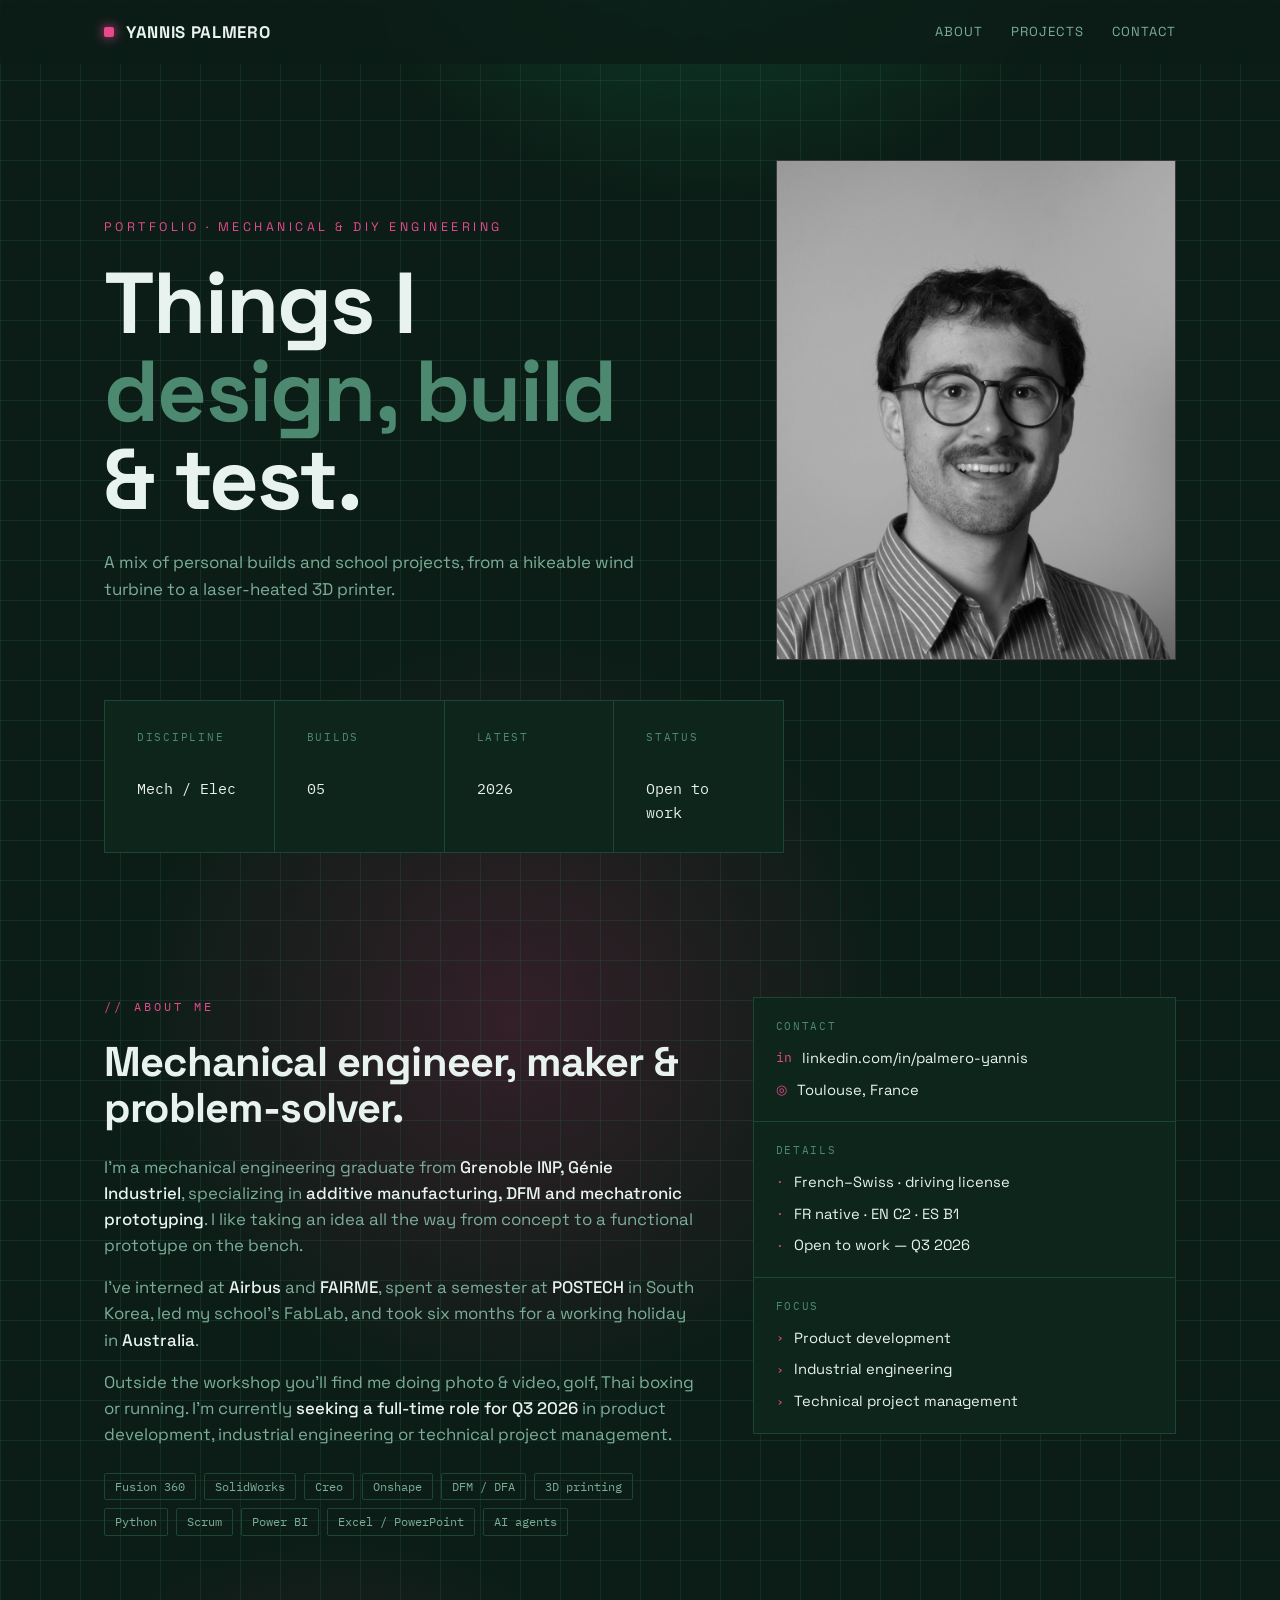
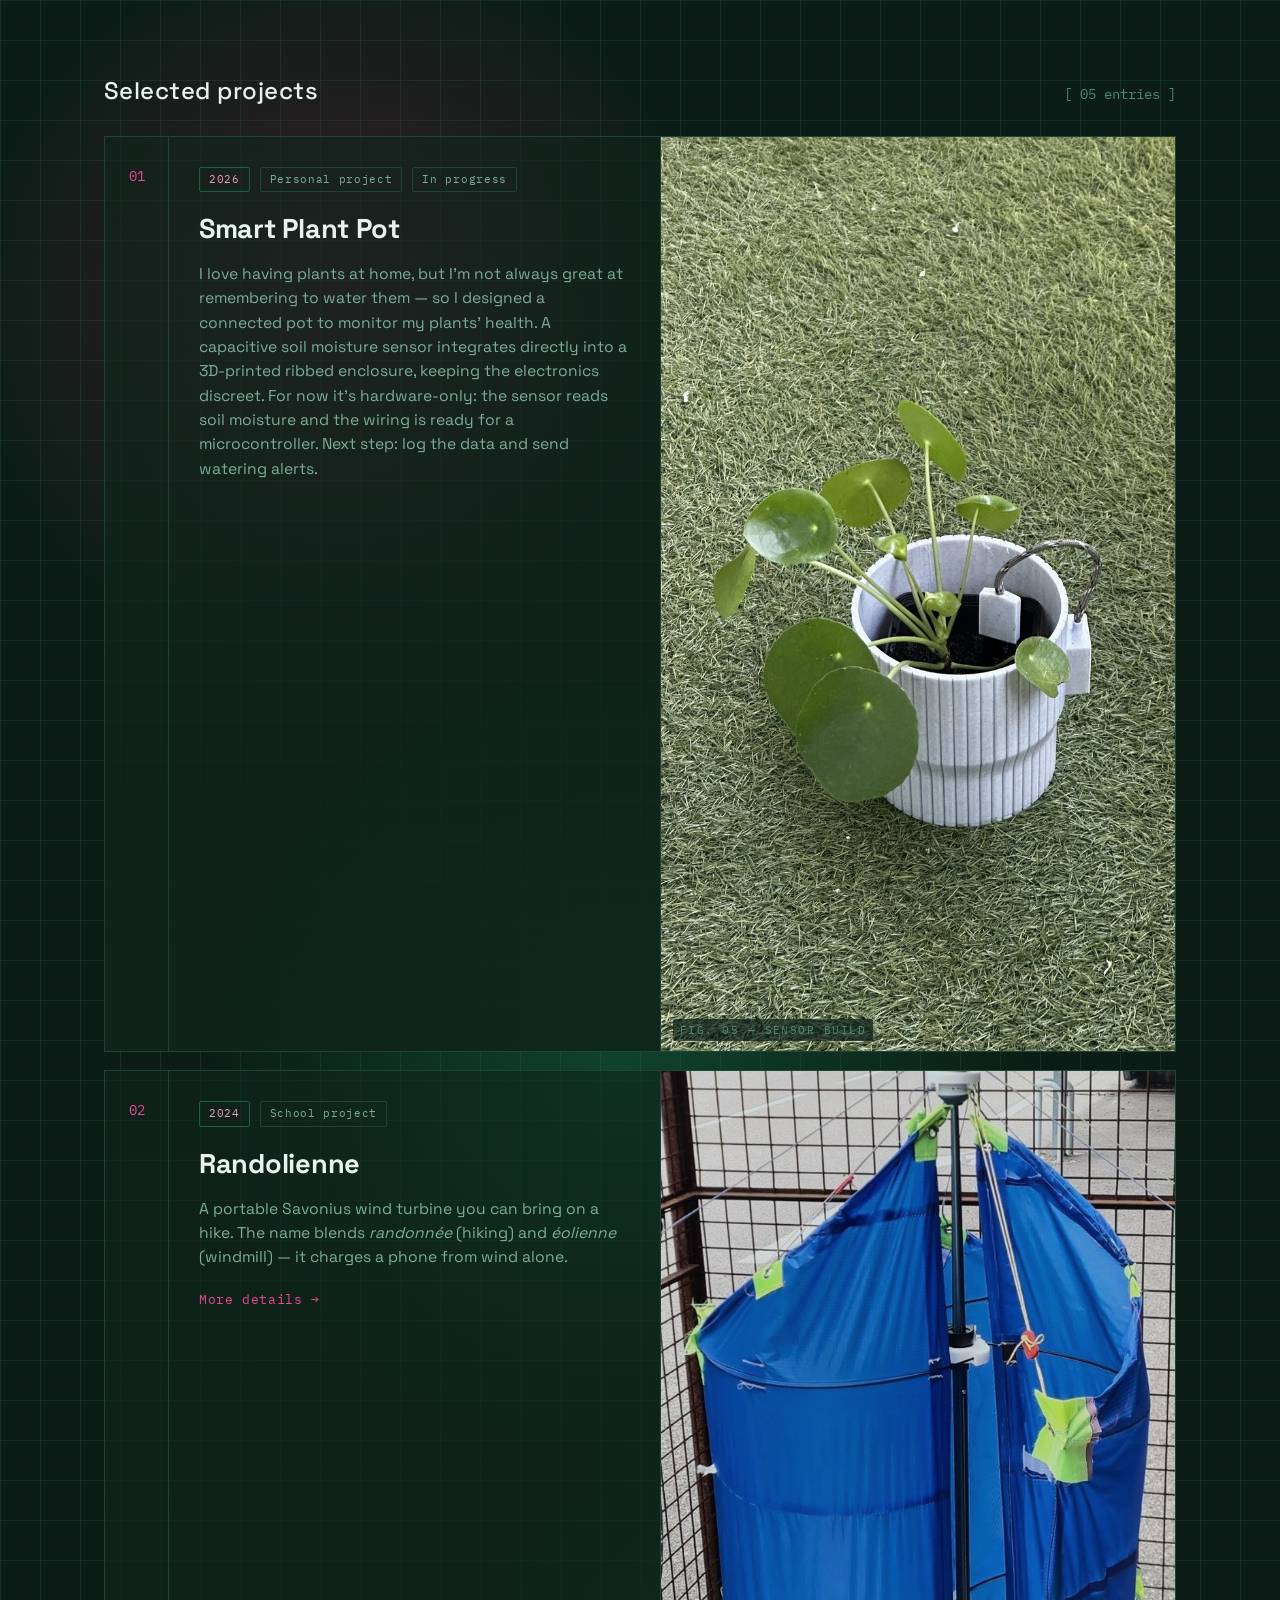
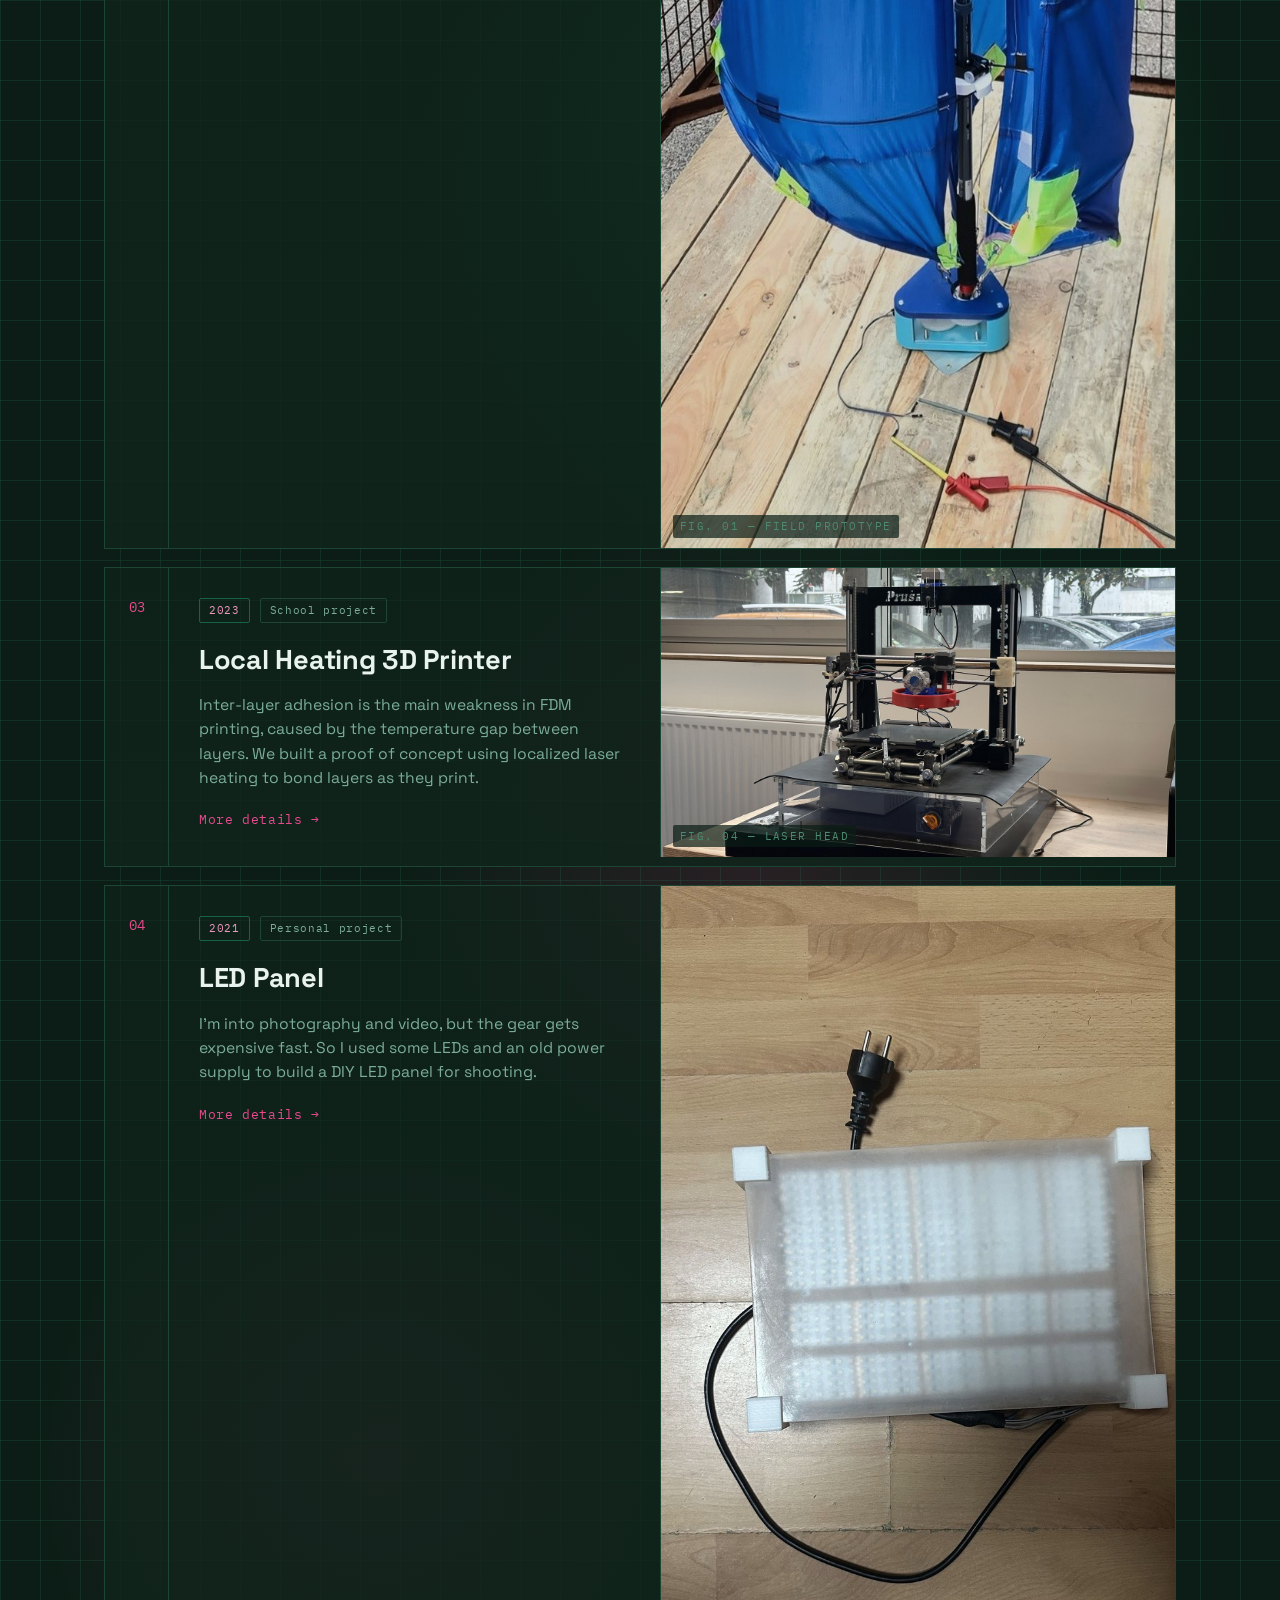
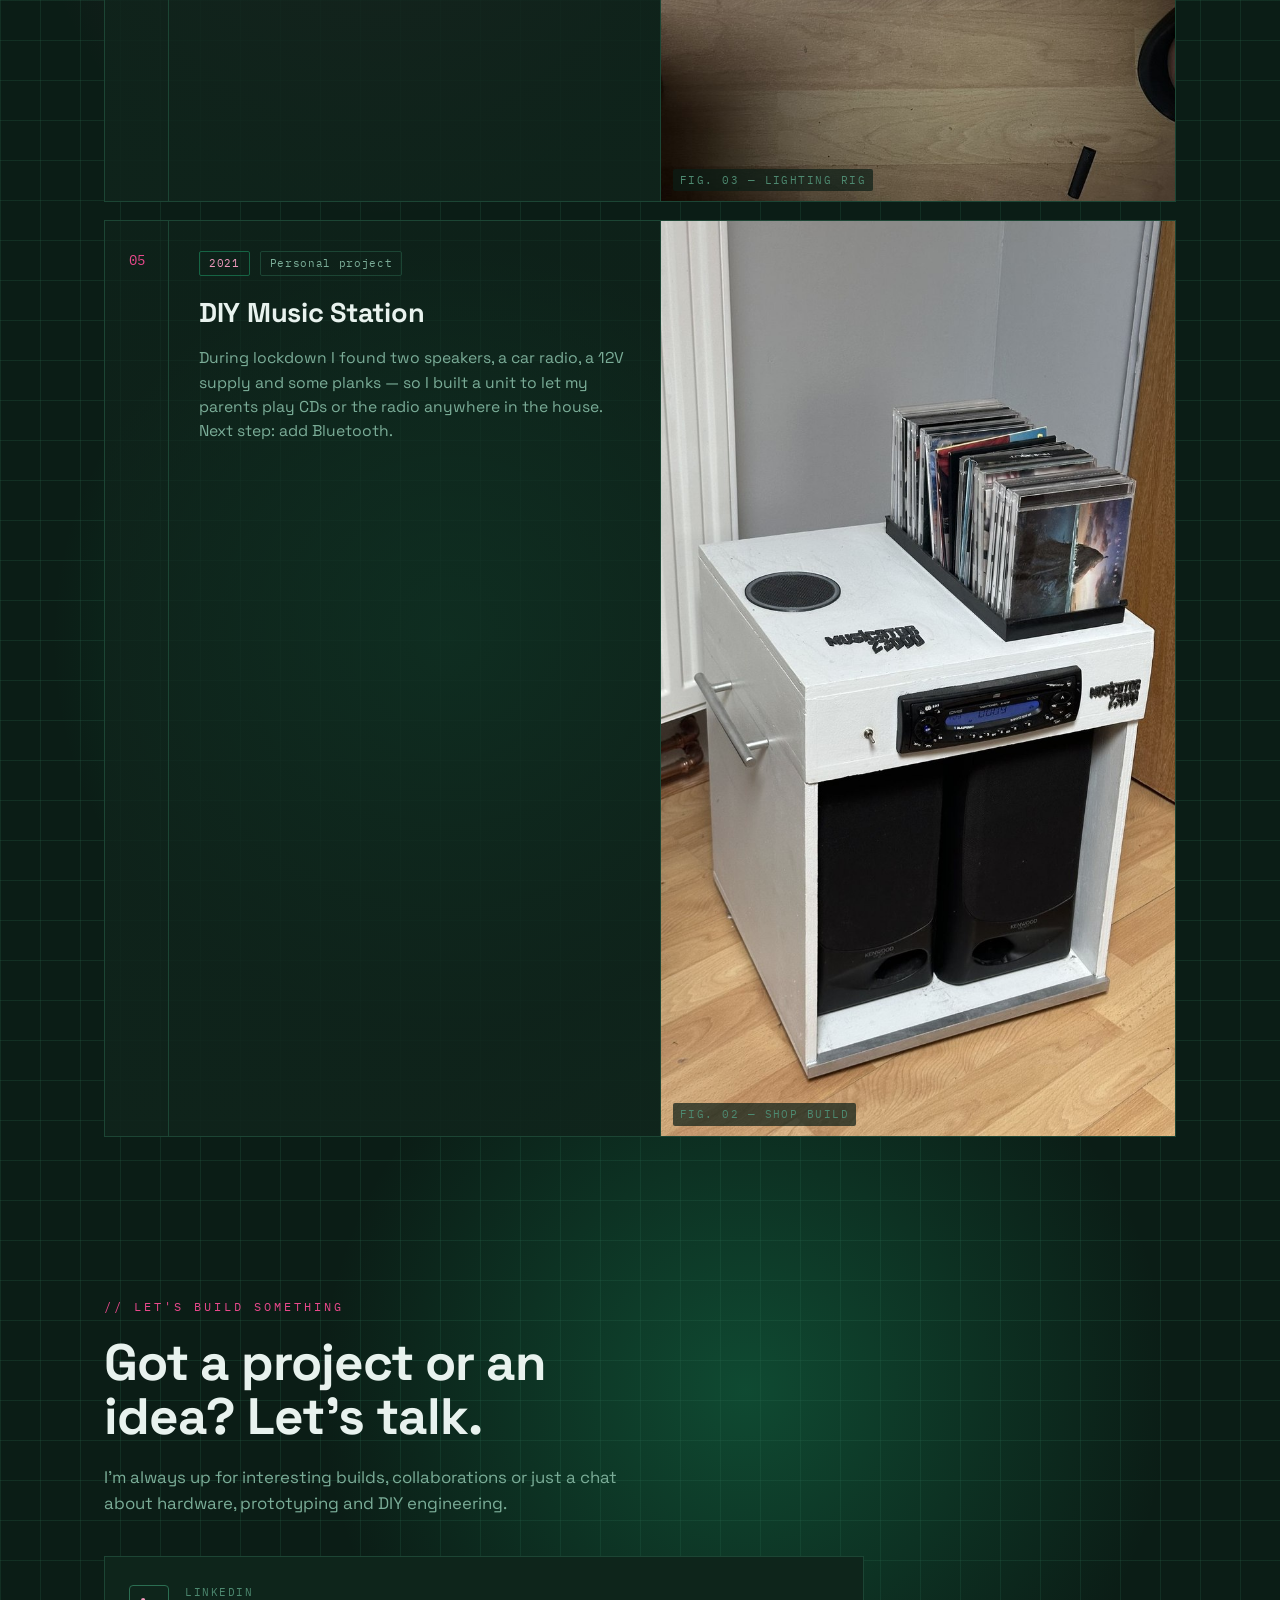
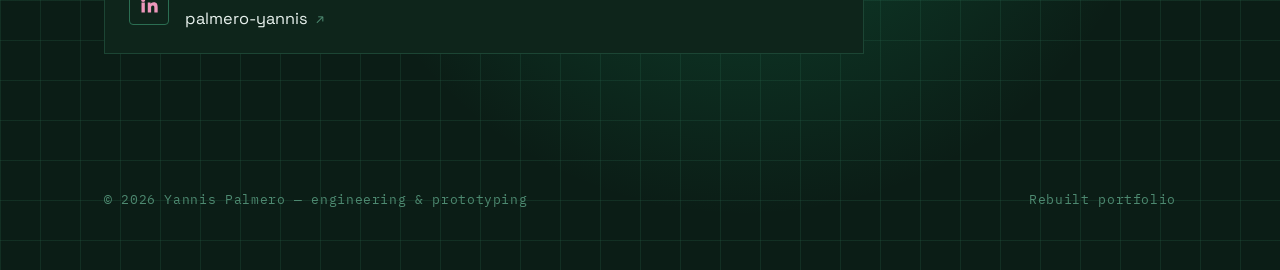
<file: index.html>
<!DOCTYPE html>
<html lang="en">
<head>
<meta charset="UTF-8">
<meta name="viewport" content="width=device-width, initial-scale=1">
<title>Yannis Palmero — Projects</title>
<link rel="preconnect" href="https://fonts.googleapis.com">
<link rel="preconnect" href="https://fonts.gstatic.com" crossorigin>
<link href="https://fonts.googleapis.com/css2?family=Space+Grotesk:wght@400;500;700&family=IBM+Plex+Mono:wght@400;500&display=swap" rel="stylesheet">
<link rel="stylesheet" href="styles.css?v=1785948640">
</head>
<body>
<header>
  <div class="wrap nav">
    <a href="index.html" class="brand"><span class="dot"></span>YANNIS&nbsp;PALMERO</a>
    <nav class="nav-links">
      <a href="#about">About</a>
      <a href="#projects">Projects</a>
      <a href="#contact">Contact</a>
    </nav>
  </div>
</header>

<section class="hero">
  <div class="wrap hero-inner">
    <div class="hero-text">
      <div class="eyebrow">Portfolio · Mechanical &amp; DIY engineering</div>
      <h1>Things I<br><span>design, build</span><br>&amp; test.</h1>
      <p>A mix of personal builds and school projects, from a hikeable wind turbine to a laser-heated 3D printer.</p>
    </div>
    <img class="hero-portrait" src="img/palmero_yannis.jpg" alt="Portrait of Yannis Palmero">
  </div>
  <div class="wrap">
    <div class="specsheet mono">
      <div><div class="k">Discipline</div><div class="v">Mech / Elec</div></div>
      <div><div class="k">Builds</div><div class="v">05</div></div>
      <div><div class="k">Latest</div><div class="v">2026</div></div>
      <div><div class="k">Status</div><div class="v">Open to work</div></div>
    </div>
  </div>
</section>

<section class="about" id="about">
  <div class="wrap about-grid">
    <div>
      <div class="eyebrow-a">// About me</div>
      <h2>Mechanical engineer, maker &amp; problem-solver.</h2>
      <p>I'm a mechanical engineering graduate from <strong>Grenoble INP, Génie Industriel</strong>, specializing in <strong>additive manufacturing, DFM and mechatronic prototyping</strong>. I like taking an idea all the way from concept to a functional prototype on the bench.</p>
      <p>I've interned at <strong>Airbus</strong> and <strong>FAIRME</strong>, spent a semester at <strong>POSTECH</strong> in South Korea, led my school's FabLab, and took six months for a working holiday in <strong>Australia</strong>.</p>
      <p>Outside the workshop you'll find me doing photo &amp; video, golf, Thai boxing or running. I'm currently <strong>seeking a full-time role for Q3 2026</strong> in product development, industrial engineering or technical project management.</p>
      <div class="chips" style="margin-top:26px">
        <span class="chip">Fusion 360</span>
        <span class="chip">SolidWorks</span>
        <span class="chip">Creo</span>
        <span class="chip">Onshape</span>
        <span class="chip">DFM / DFA</span>
        <span class="chip">3D printing</span>
        <span class="chip">Python</span>
        <span class="chip">Scrum</span>
        <span class="chip">Power BI</span>
        <span class="chip">Excel / PowerPoint</span>
        <span class="chip">AI agents</span>
      </div>
    </div>

    <aside class="about-side">
      <div class="sec">
        <div class="lbl">Contact</div>
        <div class="row-i"><span class="mk">in</span><a href="https://www.linkedin.com/in/palmero-yannis" target="_blank" rel="noopener">linkedin.com/in/palmero-yannis</a></div>
        <div class="row-i"><span class="mk">◎</span>Toulouse, France</div>
      </div>
      <div class="sec">
        <div class="lbl">Details</div>
        <div class="row-i"><span class="mk">·</span>French–Swiss · driving license</div>
        <div class="row-i"><span class="mk">·</span>FR native · EN C2 · ES B1</div>
        <div class="row-i"><span class="mk">·</span>Open to work — Q3 2026</div>
      </div>
      <div class="sec">
        <div class="lbl">Focus</div>
        <div class="row-i"><span class="mk">›</span>Product development</div>
        <div class="row-i"><span class="mk">›</span>Industrial engineering</div>
        <div class="row-i"><span class="mk">›</span>Technical project management</div>
      </div>
    </aside>
  </div>
</section>

<main class="wrap projects" id="projects">
  <div class="sec-head">
    <h2>Selected projects</h2>
    <span class="count">[ 05 entries ]</span>
  </div>

  <!-- 01 -->
  <div class="card">
    <div class="idx">01</div>
    <div class="body">
      <div class="tags"><span class="tag year">2026</span><span class="tag">Personal project</span><span class="tag">In progress</span></div>
      <h3>Smart plant pot</h3>
      <p>I love having plants at home, but I'm not always great at remembering to water them — so I designed a connected pot to monitor my plants' health. A capacitive soil moisture sensor integrates directly into a 3D-printed ribbed enclosure, keeping the electronics discreet. For now it's hardware-only: the sensor reads soil moisture and the wiring is ready for a microcontroller. Next step: log the data and send watering alerts.</p>
    </div>
    <div class="thumb" data-label="FIG. 05 — SENSOR BUILD"><img src="img/plantpot.jpg" alt="Smart plant pot"></div>
  </div>

  <!-- 02 -->
  <a class="card" href="randolienne.html">
    <div class="idx">02</div>
    <div class="body">
      <div class="tags"><span class="tag year">2024</span><span class="tag">School project</span></div>
      <h3>Randolienne</h3>
      <p>A portable Savonius wind turbine you can bring on a hike. The name blends <em>randonnée</em> (hiking) and <em>éolienne</em> (windmill) — it charges a phone from wind alone.</p>
      <span class="more">More details</span>
    </div>
    <div class="thumb" data-label="FIG. 01 — FIELD PROTOTYPE"><img src="img/randolienne.jpg" alt="Randolienne wind turbine prototype"></div>
  </a>

  <!-- 03 -->
  <a class="card" href="local-heating.html">
    <div class="idx">03</div>
    <div class="body">
      <div class="tags"><span class="tag year">2023</span><span class="tag">School project</span></div>
      <h3>Local heating 3D printer</h3>
      <p>Inter-layer adhesion is the main weakness in FDM printing, caused by the temperature gap between layers. We built a proof of concept using localized laser heating to bond layers as they print.</p>
      <span class="more">More details</span>
    </div>
    <div class="thumb" data-label="FIG. 04 — LASER HEAD"><img src="img/heating.jpg" alt="Local heating 3D printer"></div>
  </a>

  <!-- 04 -->
  <a class="card" href="led-panel.html">
    <div class="idx">04</div>
    <div class="body">
      <div class="tags"><span class="tag year">2021</span><span class="tag">Personal project</span></div>
      <h3>LED panel</h3>
      <p>I'm into photography and video, but the gear gets expensive fast. So I used some LEDs and an old power supply to build a DIY LED panel for shooting.</p>
      <span class="more">More details</span>
    </div>
    <div class="thumb" data-label="FIG. 03 — LIGHTING RIG"><img src="img/led.jpg" alt="DIY LED panel"></div>
  </a>

  <!-- 05 -->
  <div class="card">
    <div class="idx">05</div>
    <div class="body">
      <div class="tags"><span class="tag year">2021</span><span class="tag">Personal project</span></div>
      <h3>DIY music station</h3>
      <p>During lockdown I found two speakers, a car radio, a 12V supply and some planks — so I built a unit to let my parents play CDs or the radio anywhere in the house. Next step: add Bluetooth.</p>
    </div>
    <div class="thumb" data-label="FIG. 02 — SHOP BUILD"><img src="img/music.jpg" alt="DIY music station"></div>
  </div>
</main>

<section class="contact" id="contact">
  <div class="wrap">
    <div class="eyebrow-c">// Let's build something</div>
    <h2>Got a project or an idea? Let's talk.</h2>
    <p>I'm always up for interesting builds, collaborations or just a chat about hardware, prototyping and DIY engineering.</p>
    <div class="links">
      <a class="link-card" href="https://www.linkedin.com/in/palmero-yannis" target="_blank" rel="noopener">
        <span class="ic">
          <svg viewBox="0 0 24 24" fill="currentColor" aria-hidden="true"><path d="M4.98 3.5a2.5 2.5 0 1 1 0 5 2.5 2.5 0 0 1 0-5zM3 9h4v12H3V9zm7 0h3.8v1.64h.05c.53-1 1.83-2.05 3.77-2.05 4.03 0 4.78 2.65 4.78 6.1V21h-4v-5.4c0-1.29-.02-2.95-1.8-2.95-1.8 0-2.08 1.4-2.08 2.85V21h-4V9z"/></svg>
        </span>
        <span>
          <span class="k">LinkedIn</span>
          <span class="v">palmero-yannis</span>
        </span>
      </a>
    </div>
  </div>
</section>

<footer>
  <div class="wrap foot">
    <div class="mono" style="color:var(--dim)">© 2026 Yannis Palmero — engineering &amp; prototyping</div>
    <div class="mono" style="color:var(--dim)">Rebuilt portfolio</div>
  </div>
</footer>
<script src="parallax.js?v=1785948640"></script>
</body>
</html>
</file>
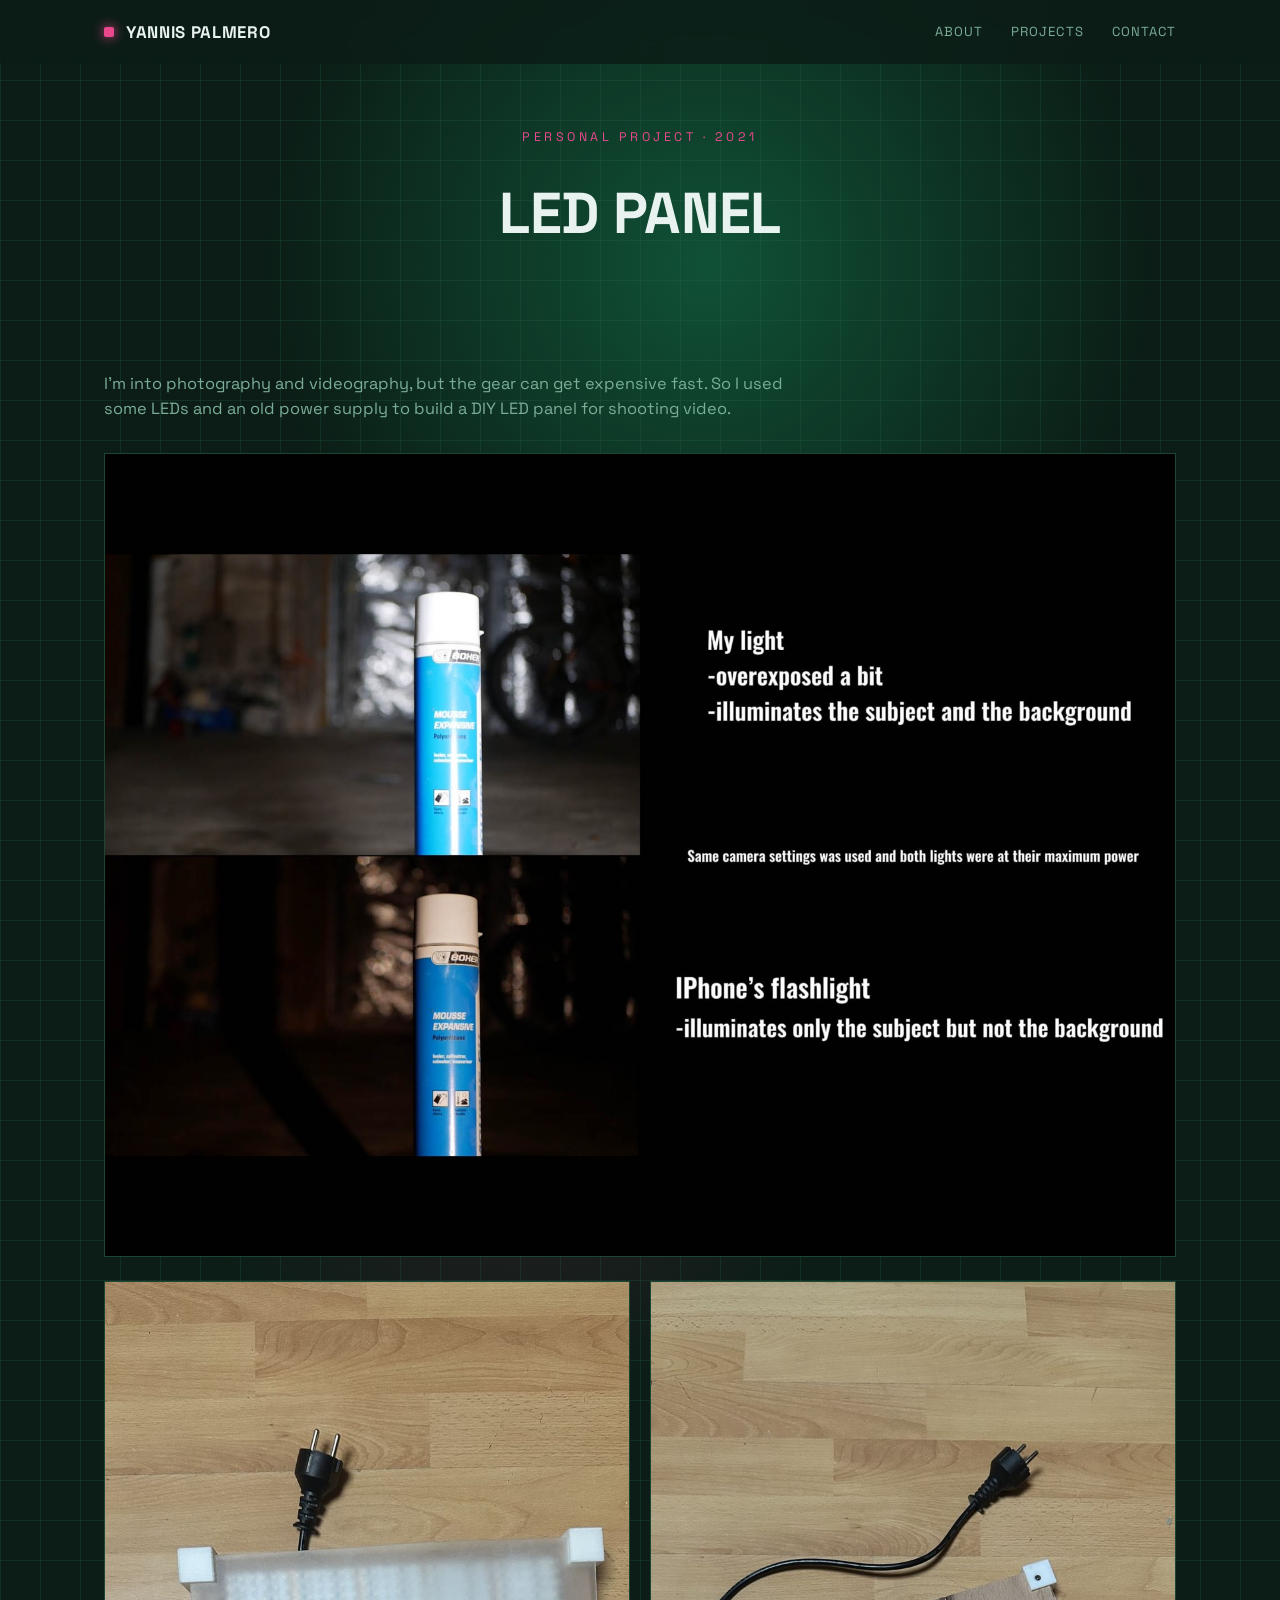
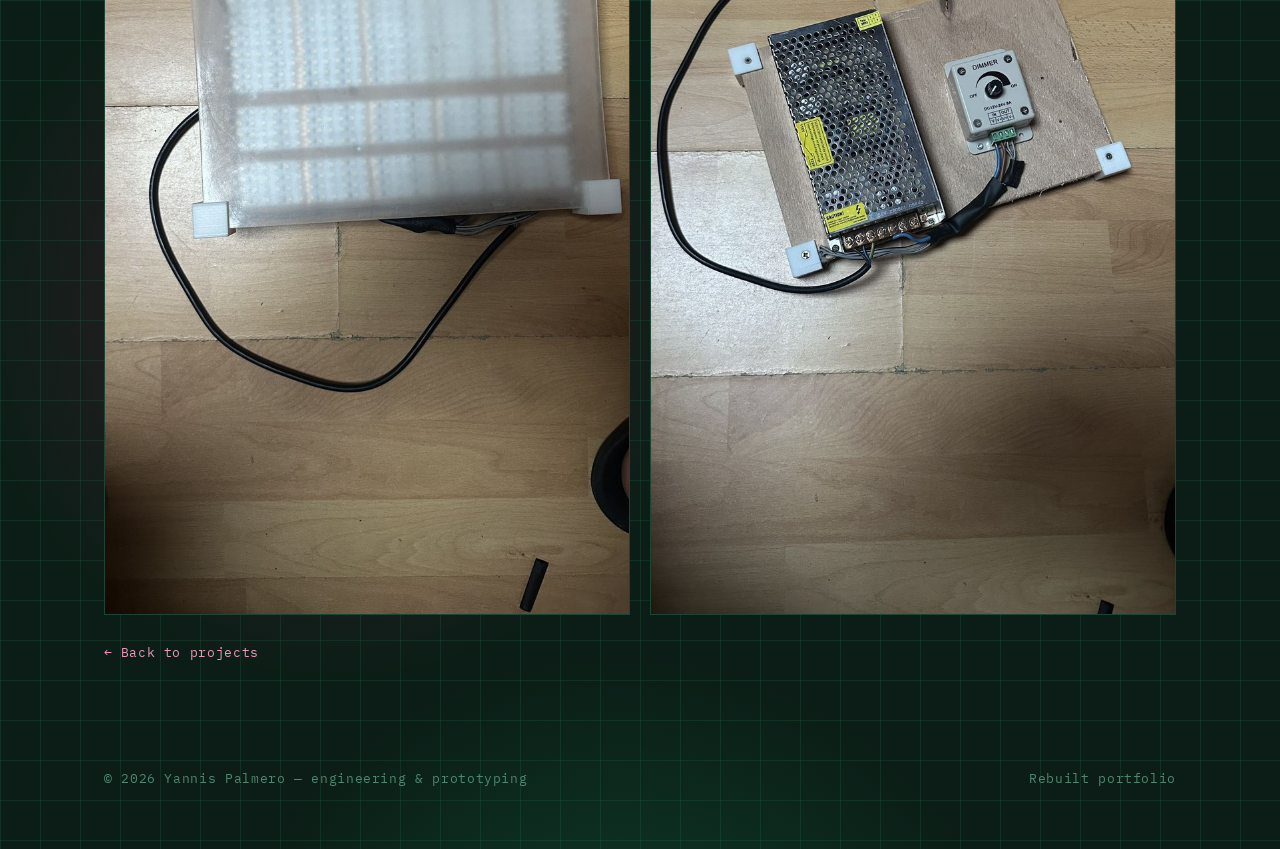
<file: led-panel.html>
<!DOCTYPE html>
<html lang="en">
<head>
<meta charset="UTF-8">
<meta name="viewport" content="width=device-width, initial-scale=1">
<title>LED Panel — Yannis Palmero</title>
<link rel="preconnect" href="https://fonts.googleapis.com">
<link rel="preconnect" href="https://fonts.gstatic.com" crossorigin>
<link href="https://fonts.googleapis.com/css2?family=Space+Grotesk:wght@400;500;700&family=IBM+Plex+Mono:wght@400;500&display=swap" rel="stylesheet">
<link rel="stylesheet" href="styles.css?v=1785948640">
</head>
<body>
<header>
  <div class="wrap nav">
    <a href="index.html" class="brand"><span class="dot"></span>YANNIS&nbsp;PALMERO</a>
    <nav class="nav-links">
      <a href="index.html#about">About</a>
      <a href="index.html#projects">Projects</a>
      <a href="index.html#contact">Contact</a>
    </nav>
  </div>
</header>

<section class="p-hero">
  <div class="wrap">
    <div class="eyebrow" style="text-align:center">Personal project · 2021</div>
    <h1>LED panel</h1>
  </div>
</section>

<section class="p-section">
  <div class="wrap">
    <p>I'm into photography and videography, but the gear can get expensive fast. So I used some LEDs and an old power supply to build a DIY LED panel for shooting video.</p>

    <div class="media-grid single" style="margin-top:32px">
      <div class="media-box"><img src="img/led-comparison.jpg" alt="Lighting comparison: DIY LED panel vs iPhone flashlight"></div>
    </div>

    <div class="media-grid">
      <div class="media-box"><img src="img/led.jpg" alt="DIY LED panel, top view"></div>
      <div class="media-box"><img src="img/led-power.jpg" alt="LED panel power supply and dimmer"></div>
    </div>

    <a class="back-link" href="index.html#projects">Back to projects</a>
  </div>
</section>

<footer>
  <div class="wrap foot">
    <div class="mono" style="color:var(--dim)">© 2026 Yannis Palmero — engineering &amp; prototyping</div>
    <div class="mono" style="color:var(--dim)">Rebuilt portfolio</div>
  </div>
</footer>
<script src="parallax.js?v=1785948640"></script>
</body>
</html>
</file>
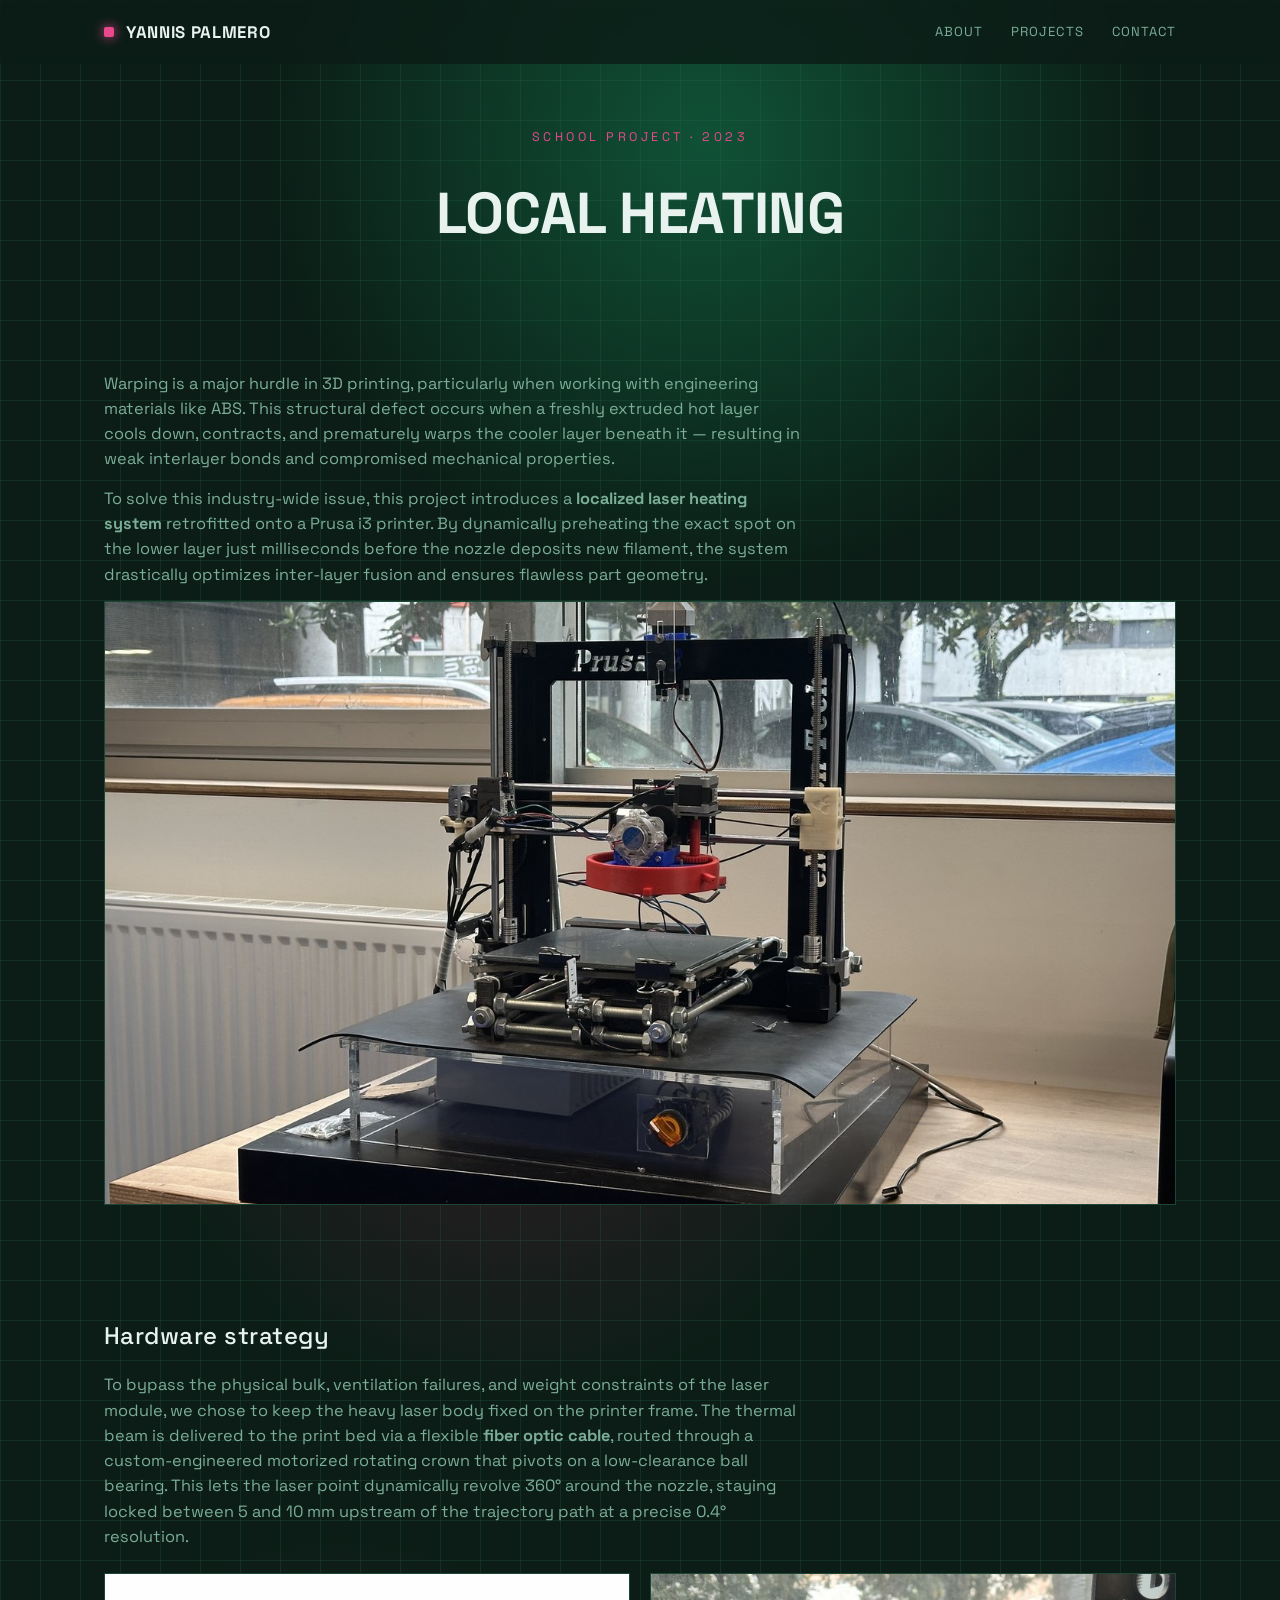
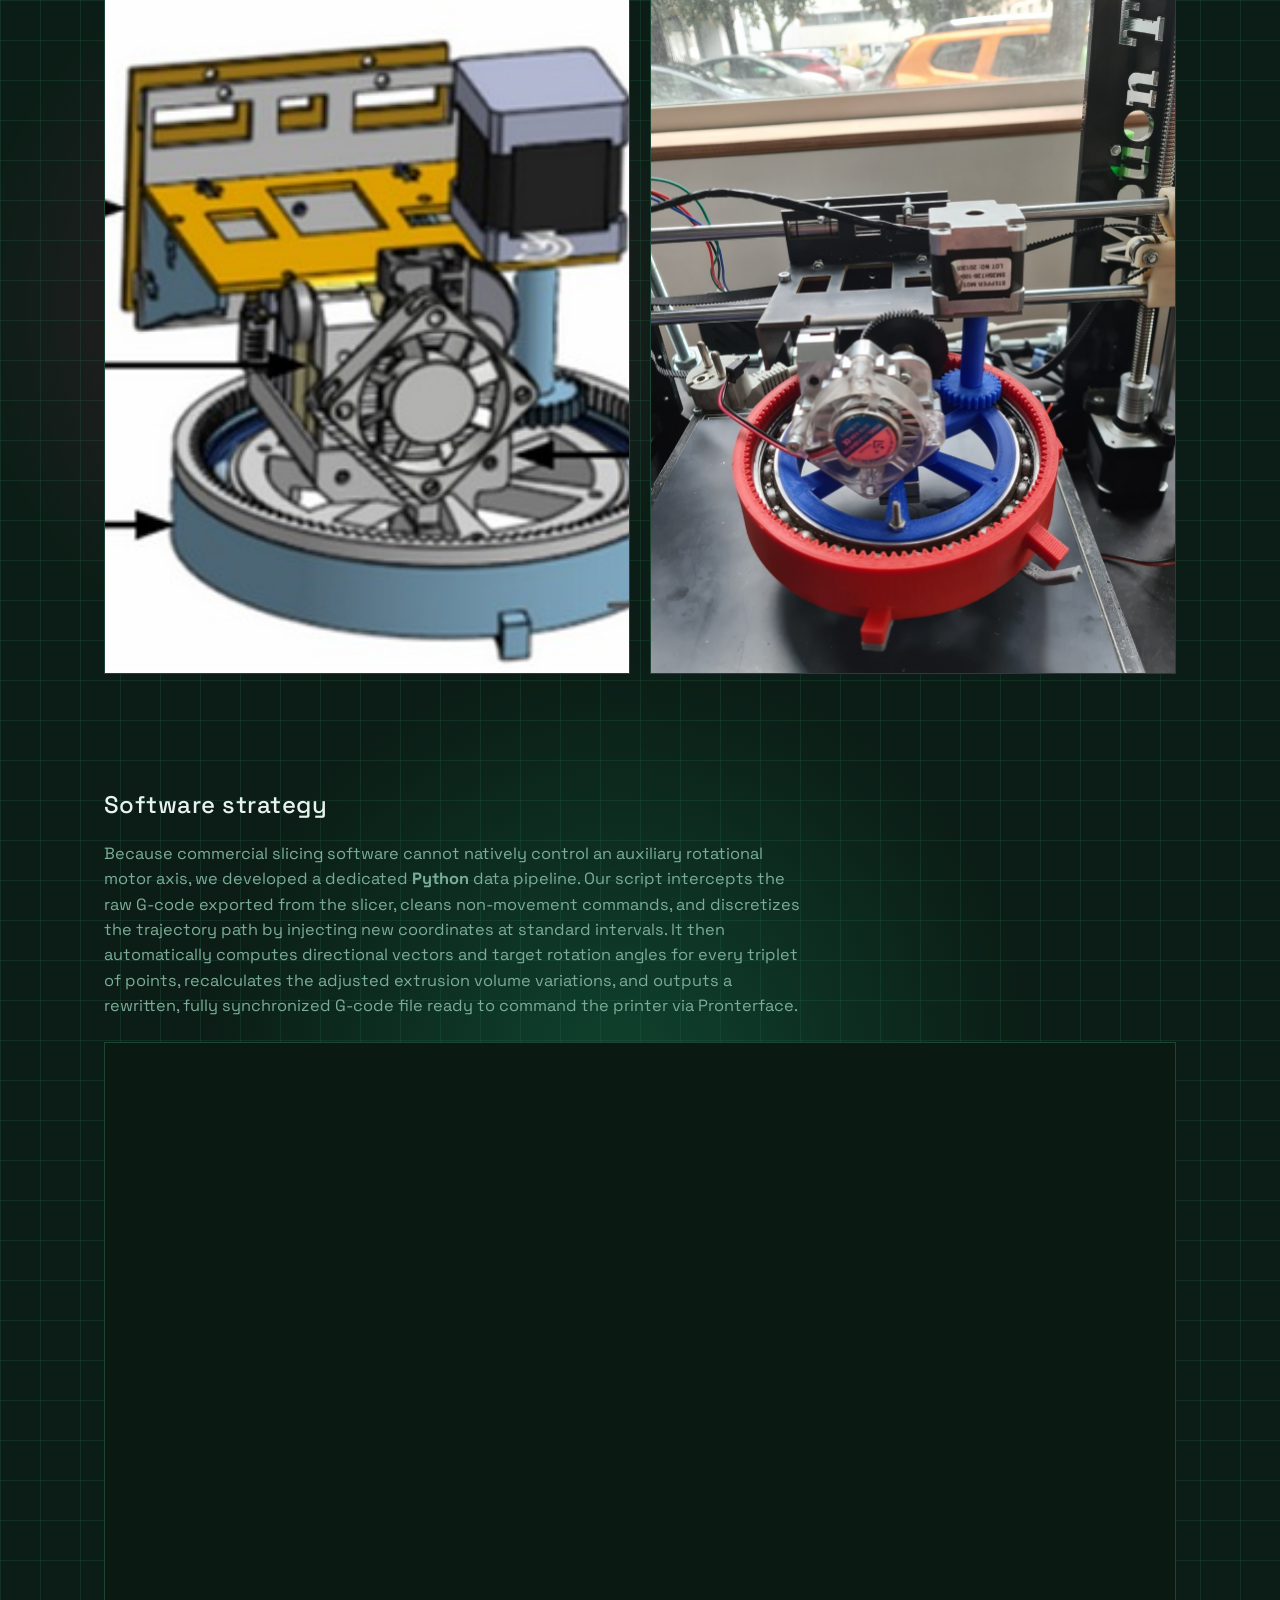
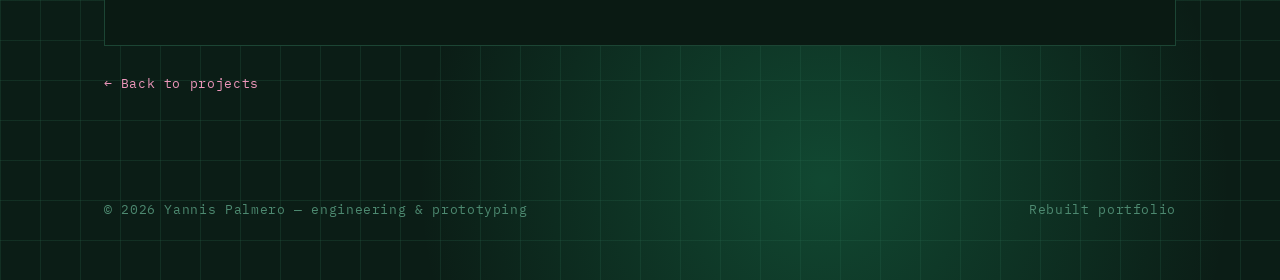
<file: local-heating.html>
<!DOCTYPE html>
<html lang="en">
<head>
<meta charset="UTF-8">
<meta name="viewport" content="width=device-width, initial-scale=1">
<title>Local Heating 3D Printer — Yannis Palmero</title>
<link rel="preconnect" href="https://fonts.googleapis.com">
<link rel="preconnect" href="https://fonts.gstatic.com" crossorigin>
<link href="https://fonts.googleapis.com/css2?family=Space+Grotesk:wght@400;500;700&family=IBM+Plex+Mono:wght@400;500&display=swap" rel="stylesheet">
<link rel="stylesheet" href="styles.css?v=1785948640">
</head>
<body>
<header>
  <div class="wrap nav">
    <a href="index.html" class="brand"><span class="dot"></span>YANNIS&nbsp;PALMERO</a>
    <nav class="nav-links">
      <a href="index.html#about">About</a>
      <a href="index.html#projects">Projects</a>
      <a href="index.html#contact">Contact</a>
    </nav>
  </div>
</header>

<section class="p-hero">
  <div class="wrap">
    <div class="eyebrow" style="text-align:center">School project · 2023</div>
    <h1>Local heating</h1>
  </div>
</section>

<section class="p-section">
  <div class="wrap">
    <p>Warping is a major hurdle in 3D printing, particularly when working with engineering materials like ABS. This structural defect occurs when a freshly extruded hot layer cools down, contracts, and prematurely warps the cooler layer beneath it — resulting in weak interlayer bonds and compromised mechanical properties.</p>
    <p>To solve this industry-wide issue, this project introduces a <strong>localized laser heating system</strong> retrofitted onto a Prusa i3 printer. By dynamically preheating the exact spot on the lower layer just milliseconds before the nozzle deposits new filament, the system drastically optimizes inter-layer fusion and ensures flawless part geometry.</p>
    <div class="media-grid single" style="margin-top:8px">
      <div class="media-box"><img src="img/heating.jpg" alt="Prusa i3 printer with the local heating retrofit"></div>
    </div>
  </div>
</section>

<section class="p-section">
  <div class="wrap">
    <h2>Hardware strategy</h2>
    <p>To bypass the physical bulk, ventilation failures, and weight constraints of the laser module, we chose to keep the heavy laser body fixed on the printer frame. The thermal beam is delivered to the print bed via a flexible <strong>fiber optic cable</strong>, routed through a custom-engineered motorized rotating crown that pivots on a low-clearance ball bearing. This lets the laser point dynamically revolve 360° around the nozzle, staying locked between 5 and 10 mm upstream of the trajectory path at a precise 0.4° resolution.</p>
    <div class="media-grid">
      <div class="media-box"><img src="img/heating-hardware.jpg" alt="Labeled diagram of the rotating laser head: stem, extruder, carriage, rotating system, optic fiber"></div>
      <div class="media-box"><img src="img/heating-detail.jpg" alt="Close-up of the built rotating laser head"></div>
    </div>
  </div>
</section>

<section class="p-section">
  <div class="wrap">
    <h2>Software strategy</h2>
    <p>Because commercial slicing software cannot natively control an auxiliary rotational motor axis, we developed a dedicated <strong>Python</strong> data pipeline. Our script intercepts the raw G-code exported from the slicer, cleans non-movement commands, and discretizes the trajectory path by injecting new coordinates at standard intervals. It then automatically computes directional vectors and target rotation angles for every triplet of points, recalculates the adjusted extrusion volume variations, and outputs a rewritten, fully synchronized G-code file ready to command the printer via Pronterface.</p>
    <div class="media-grid single">
      <div class="media-box">
        <div class="video-wrap"><iframe src="https://www.youtube.com/embed/7Q3mhAKkYec" title="Local laser heating" loading="lazy" allow="accelerometer; encrypted-media; gyroscope; picture-in-picture" allowfullscreen></iframe></div>
      </div>
    </div>
    <a class="back-link" href="index.html#projects">Back to projects</a>
  </div>
</section>

<footer>
  <div class="wrap foot">
    <div class="mono" style="color:var(--dim)">© 2026 Yannis Palmero — engineering &amp; prototyping</div>
    <div class="mono" style="color:var(--dim)">Rebuilt portfolio</div>
  </div>
</footer>
<script src="parallax.js?v=1785948640"></script>
</body>
</html>
</file>
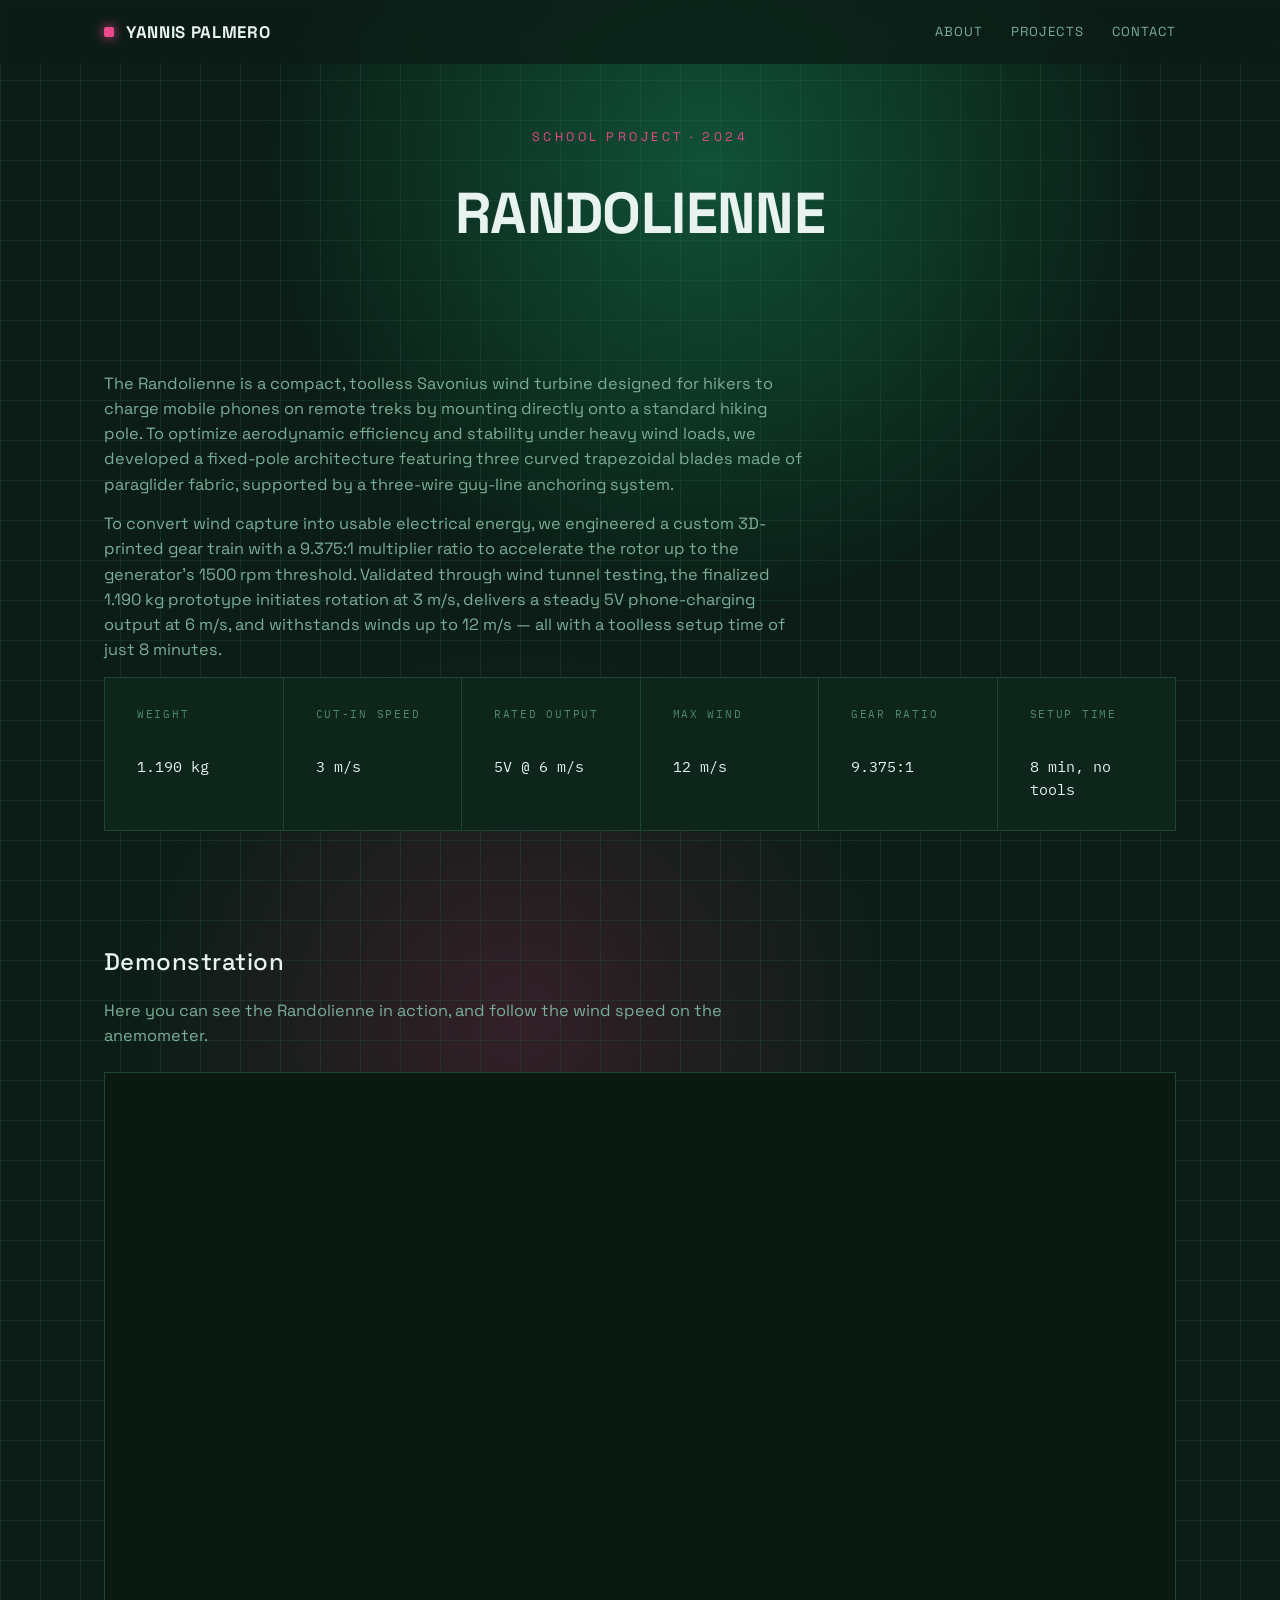
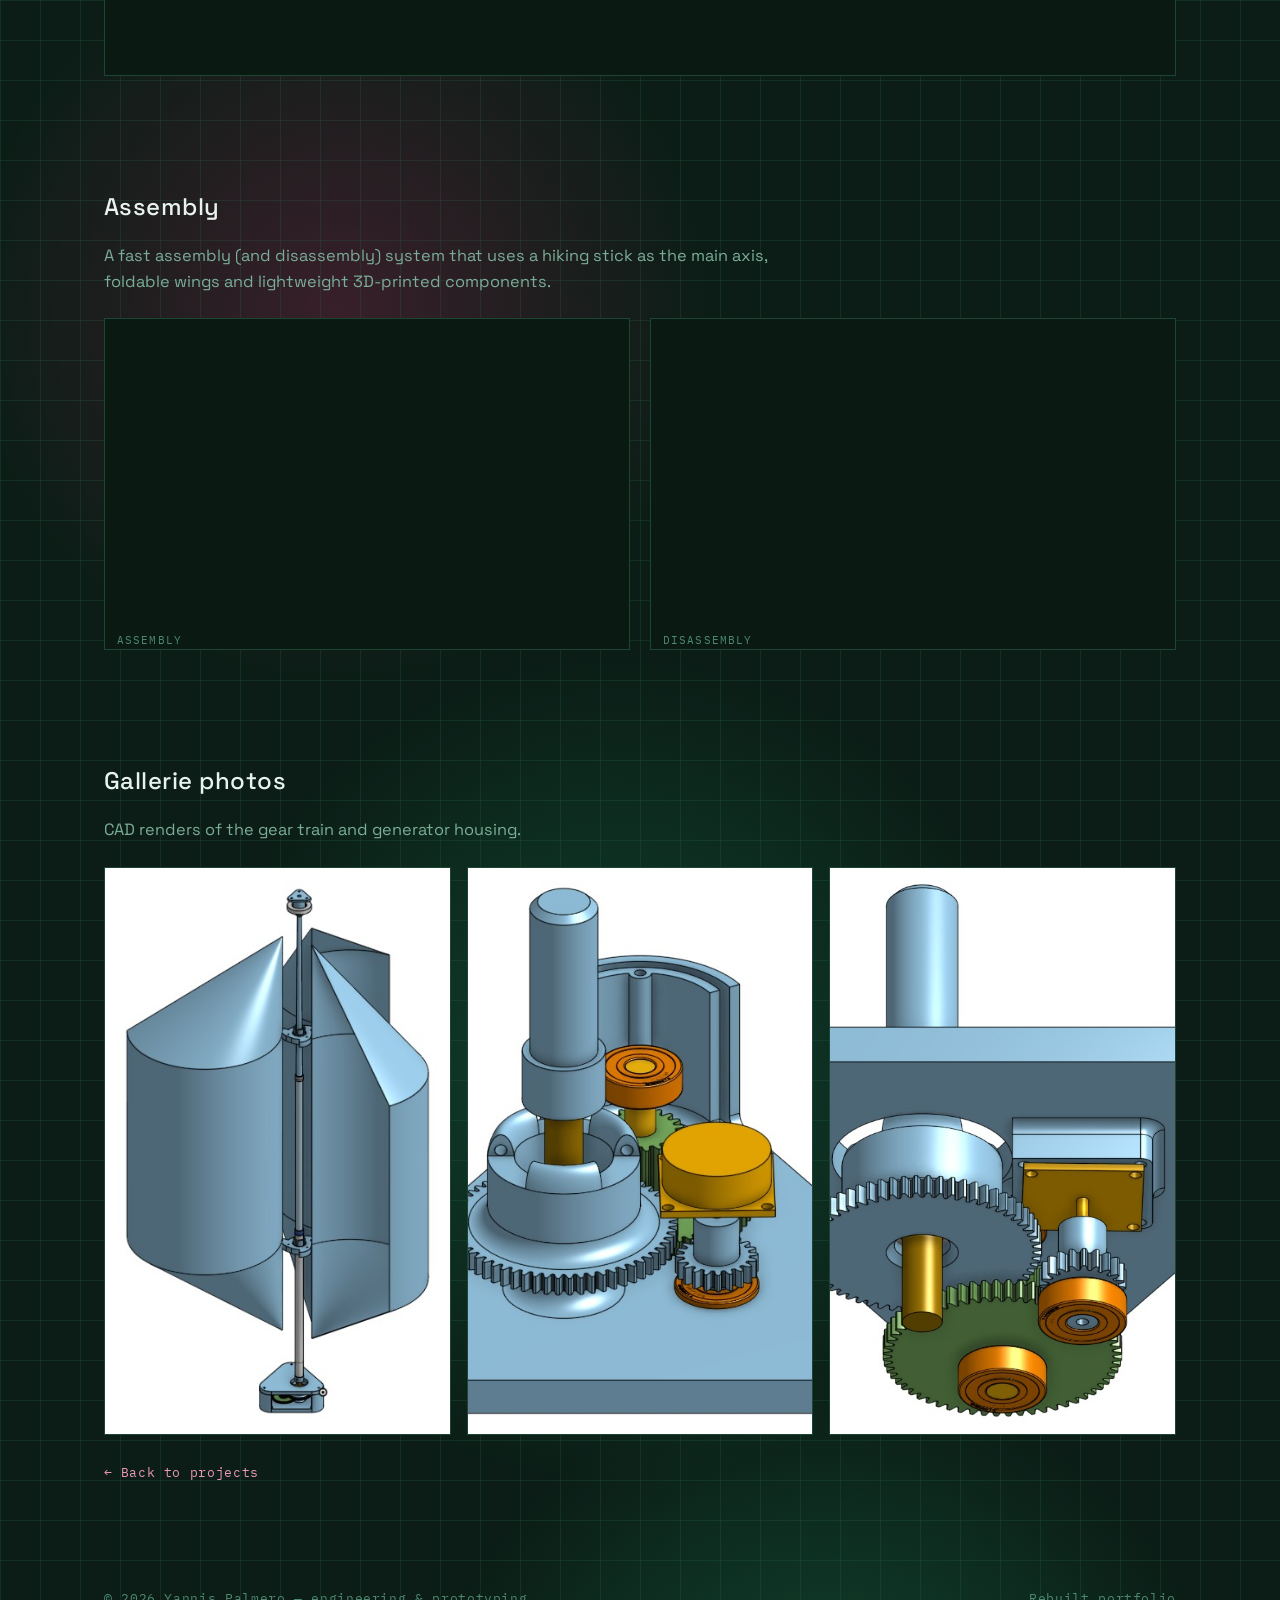
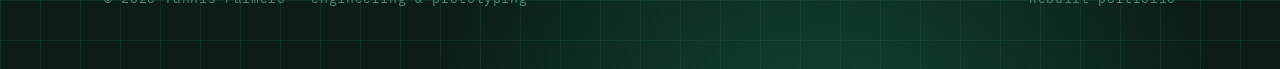
<file: randolienne.html>
<!DOCTYPE html>
<html lang="en">
<head>
<meta charset="UTF-8">
<meta name="viewport" content="width=device-width, initial-scale=1">
<title>Randolienne — Yannis Palmero</title>
<link rel="preconnect" href="https://fonts.googleapis.com">
<link rel="preconnect" href="https://fonts.gstatic.com" crossorigin>
<link href="https://fonts.googleapis.com/css2?family=Space+Grotesk:wght@400;500;700&family=IBM+Plex+Mono:wght@400;500&display=swap" rel="stylesheet">
<link rel="stylesheet" href="styles.css?v=1785948640">
</head>
<body>
<header>
  <div class="wrap nav">
    <a href="index.html" class="brand"><span class="dot"></span>YANNIS&nbsp;PALMERO</a>
    <nav class="nav-links">
      <a href="index.html#about">About</a>
      <a href="index.html#projects">Projects</a>
      <a href="index.html#contact">Contact</a>
    </nav>
  </div>
</header>

<section class="p-hero">
  <div class="wrap">
    <div class="eyebrow" style="text-align:center">School project · 2024</div>
    <h1>Randolienne</h1>
  </div>
</section>

<section class="p-section">
  <div class="wrap">
    <p>The Randolienne is a compact, toolless Savonius wind turbine designed for hikers to charge mobile phones on remote treks by mounting directly onto a standard hiking pole. To optimize aerodynamic efficiency and stability under heavy wind loads, we developed a fixed-pole architecture featuring three curved trapezoidal blades made of paraglider fabric, supported by a three-wire guy-line anchoring system.</p>
    <p>To convert wind capture into usable electrical energy, we engineered a custom 3D-printed gear train with a 9.375:1 multiplier ratio to accelerate the rotor up to the generator's 1500 rpm threshold. Validated through wind tunnel testing, the finalized 1.190 kg prototype initiates rotation at 3 m/s, delivers a steady 5V phone-charging output at 6 m/s, and withstands winds up to 12 m/s — all with a toolless setup time of just 8 minutes.</p>
    <div class="p-specsheet mono">
      <div><div class="k">Weight</div><div class="v">1.190 kg</div></div>
      <div><div class="k">Cut-in speed</div><div class="v">3 m/s</div></div>
      <div><div class="k">Rated output</div><div class="v">5V @ 6 m/s</div></div>
      <div><div class="k">Max wind</div><div class="v">12 m/s</div></div>
      <div><div class="k">Gear ratio</div><div class="v">9.375:1</div></div>
      <div><div class="k">Setup time</div><div class="v">8 min, no tools</div></div>
    </div>
  </div>
</section>

<section class="p-section">
  <div class="wrap">
    <h2>Demonstration</h2>
    <p>Here you can see the Randolienne in action, and follow the wind speed on the anemometer.</p>
    <div class="media-grid single">
      <div class="media-box">
        <div class="video-wrap"><iframe src="https://www.youtube.com/embed/fKssiwFyYQk" title="Randolienne demonstration" loading="lazy" allow="accelerometer; encrypted-media; gyroscope; picture-in-picture" allowfullscreen></iframe></div>
      </div>
    </div>
  </div>
</section>

<section class="p-section">
  <div class="wrap">
    <h2>Assembly</h2>
    <p>A fast assembly (and disassembly) system that uses a hiking stick as the main axis, foldable wings and lightweight 3D-printed components.</p>
    <div class="media-grid">
      <div class="media-box">
        <div class="video-wrap"><iframe src="https://www.youtube.com/embed/GHkVoarxGoQ" title="Randolienne assembly" loading="lazy" allow="accelerometer; encrypted-media; gyroscope; picture-in-picture" allowfullscreen></iframe></div>
        <div class="media-cap wrap" style="padding:10px 12px 0">Assembly</div>
      </div>
      <div class="media-box">
        <div class="video-wrap"><iframe src="https://www.youtube.com/embed/lcqH-sZBZ6Y" title="Randolienne disassembly" loading="lazy" allow="accelerometer; encrypted-media; gyroscope; picture-in-picture" allowfullscreen></iframe></div>
        <div class="media-cap wrap" style="padding:10px 12px 0">Disassembly</div>
      </div>
    </div>
  </div>
</section>

<section class="p-section">
  <div class="wrap">
    <h2>Gallerie photos</h2>
    <p>CAD renders of the gear train and generator housing.</p>
    <div class="gallery">
      <div class="media-box"><img src="img/randolienne-cad-1.jpg" alt="Randolienne CAD render — full turbine"></div>
      <div class="media-box"><img src="img/randolienne-cad-2.jpg" alt="Randolienne CAD render — gearbox"></div>
      <div class="media-box"><img src="img/randolienne-cad-3.jpg" alt="Randolienne CAD render — gearbox, alternate angle"></div>
    </div>
    <a class="back-link" href="index.html#projects">Back to projects</a>
  </div>
</section>

<footer>
  <div class="wrap foot">
    <div class="mono" style="color:var(--dim)">© 2026 Yannis Palmero — engineering &amp; prototyping</div>
    <div class="mono" style="color:var(--dim)">Rebuilt portfolio</div>
  </div>
</footer>
<script src="parallax.js?v=1785948640"></script>
</body>
</html>
</file>
<file: styles.css>
:root{
  --hue: 155;             /* forest-green tint */
  --bg:hsl(var(--hue) 44% 8%);
  --panel:hsl(var(--hue) 44% 10%);
  --line:hsl(var(--hue) 43% 19%);
  --line-bright:hsl(var(--hue) 44% 30%);
  --ink:hsl(var(--hue) 28% 93%);
  --muted:hsl(var(--hue) 23% 58%);
  --dim:hsl(var(--hue) 28% 42%);
  --thumb-bg:hsl(var(--hue) 44% 7%);
  --tagyear-line:hsl(var(--hue) 64% 24%);
  --accent:#e9498c;      /* rose — complementary to the green background (hue 335 vs 155) */
  --accent-soft:#ed97bb;
  --grid: hsl(var(--hue) 44% 30% / .22);
}
*{box-sizing:border-box;margin:0;padding:0;cursor:url('benchy-cursor.png') 24 11, auto}
html{scroll-behavior:smooth}
html,body{overflow-x:hidden;max-width:100%}
body{
  background:var(--bg);
  color:var(--ink);
  font-family:"Space Grotesk",system-ui,sans-serif;
  line-height:1.55;
  -webkit-font-smoothing:antialiased;
  background-image:
    linear-gradient(var(--grid) 1px,transparent 1px),
    linear-gradient(90deg,var(--grid) 1px,transparent 1px),
    radial-gradient(circle, hsl(var(--hue) 75% 40% / .35), transparent 70%),
    radial-gradient(circle, hsl(335 70% 50% / .22), transparent 70%),
    radial-gradient(circle, hsl(var(--hue) 70% 45% / .26), transparent 70%),
    radial-gradient(circle, hsl(335 65% 50% / .18), transparent 70%),
    radial-gradient(circle, hsl(var(--hue) 75% 40% / .30), transparent 70%),
    radial-gradient(circle, hsl(335 68% 50% / .20), transparent 70%),
    radial-gradient(circle, hsl(var(--hue) 72% 42% / .24), transparent 70%),
    radial-gradient(circle, hsl(335 62% 48% / .16), transparent 70%),
    radial-gradient(circle, hsl(var(--hue) 78% 40% / .28), transparent 70%);
  background-repeat:repeat,repeat,no-repeat,no-repeat,no-repeat,no-repeat,no-repeat,no-repeat,no-repeat,no-repeat,no-repeat;
  background-size:40px 40px,40px 40px,900px 900px,760px 760px,820px 820px,700px 700px,860px 860px,780px 780px,840px 840px,720px 720px,800px 800px;
  background-position:
    0 var(--parallax-y, 0px),
    0 var(--parallax-y, 0px),
    68% calc(-12% + var(--parallax-y, 0px)),
    -8% calc(170vh + var(--parallax-y, 0px)),
    90% calc(330vh + var(--parallax-y, 0px)),
    5% calc(480vh + var(--parallax-y, 0px)),
    75% calc(640vh + var(--parallax-y, 0px)),
    25% calc(70vh + var(--parallax-y, 0px)),
    45% calc(250vh + var(--parallax-y, 0px)),
    70% calc(410vh + var(--parallax-y, 0px)),
    10% calc(560vh + var(--parallax-y, 0px));
}
a{color:inherit;text-decoration:none}
.mono{font-family:"IBM Plex Mono",monospace}
.wrap{max-width:1120px;margin:0 auto;padding:0 24px}

/* ---- header ---- */
header{
  position:sticky;top:0;z-index:50;
  backdrop-filter:blur(8px);
  background:hsl(var(--hue) 44% 8% / .82);
}
.nav{display:flex;align-items:center;justify-content:space-between;height:64px;flex-wrap:wrap;gap:8px 0;min-height:64px}
.brand{font-weight:700;letter-spacing:.04em;font-size:1.05rem;display:flex;align-items:center;gap:12px;white-space:nowrap}
.brand .dot{width:10px;height:10px;background:var(--accent);border-radius:2px;box-shadow:0 0 12px var(--accent);flex:0 0 auto}
.nav-links{display:flex;gap:28px;font-size:.82rem;letter-spacing:.08em;text-transform:uppercase;color:var(--muted)}
.nav-links a{transition:color .2s}
.nav-links a:hover{color:var(--accent-soft)}
@media(max-width:480px){
  .nav{height:auto;padding-top:14px;padding-bottom:14px}
  .brand{font-size:.92rem}
  .nav-links{flex-basis:100%;gap:18px;font-size:.72rem}
}

/* ---- hero ---- */
.hero{padding:96px 0 72px}
.hero-inner{display:grid;grid-template-columns:1fr auto;gap:48px;align-items:stretch}
.hero-text{min-width:0;display:flex;flex-direction:column;justify-content:center}
.hero-portrait{
  width:clamp(260px, 32vw, 400px);height:100%;object-fit:cover;
  border:1px solid var(--line);
  filter:grayscale(1);
}
@media(max-width:640px){
  .hero-inner{grid-template-columns:1fr}
  .hero-portrait{width:min(320px, 100%);height:auto;margin:0 auto}
}
.eyebrow{font-size:.78rem;letter-spacing:.28em;text-transform:uppercase;color:var(--accent);margin-bottom:22px}
.hero h1{
  font-size:clamp(2.6rem,7vw,5.4rem);
  font-weight:700;line-height:1.02;letter-spacing:-.02em;
}
.hero h1 span{color:var(--dim)}
.hero p{max-width:560px;margin-top:26px;color:var(--muted);font-size:1.06rem}
.specsheet{
  margin-top:40px;display:grid;grid-template-columns:repeat(auto-fit,minmax(150px,1fr));
  gap:1px;background:var(--line);border:1px solid var(--line);max-width:680px;
}
.specsheet div{background:var(--panel);padding:14px 16px}
.specsheet .k{font-size:.68rem;letter-spacing:.16em;text-transform:uppercase;color:var(--dim)}
.specsheet .v{font-family:"IBM Plex Mono",monospace;font-size:.95rem;margin-top:4px;color:var(--ink)}

/* ---- section head ---- */
.sec-head{display:flex;align-items:baseline;justify-content:space-between;padding:64px 0 8px;gap:20px;flex-wrap:wrap}
.sec-head h2{font-size:1.5rem;font-weight:500;letter-spacing:.02em}
.sec-head .count{font-family:"IBM Plex Mono",monospace;color:var(--dim);font-size:.85rem}
.rule{height:1px;background:var(--line)}

/* ---- projects ---- */
.projects{padding-bottom:80px;display:flex;flex-direction:column;gap:18px}
.card{
  display:grid;grid-template-columns:64px 1fr 1.05fr;gap:0;
  border:1px solid var(--line);
  background:linear-gradient(180deg,hsl(var(--hue) 40% 10% / .6),hsl(var(--hue) 40% 10% / .9));
  transition:border-color .25s,transform .25s;
}
.card:hover{border-color:var(--line-bright)}
.card .idx{
  border-right:1px solid var(--line);
  display:flex;align-items:flex-start;justify-content:center;padding-top:28px;
  font-family:"IBM Plex Mono",monospace;color:var(--accent);font-size:.9rem;
}
.card .body{padding:30px 30px 34px}
.card .tags{display:flex;gap:10px;flex-wrap:wrap;margin-bottom:16px}
.tag{
  font-family:"IBM Plex Mono",monospace;font-size:.7rem;letter-spacing:.06em;
  color:var(--muted);border:1px solid var(--line);padding:3px 9px;border-radius:2px;
}
.tag.year{color:var(--accent-soft);border-color:var(--tagyear-line)}
.card h3{font-size:1.7rem;font-weight:700;letter-spacing:-.01em;margin-bottom:12px;text-transform:capitalize}
.card p{color:var(--muted);font-size:.98rem;max-width:46ch}
.card .more{
  display:inline-flex;align-items:center;gap:8px;margin-top:20px;
  font-family:"IBM Plex Mono",monospace;font-size:.8rem;letter-spacing:.05em;
  color:var(--accent);
}
.card .more::after{content:"→";transition:transform .2s}
.card:hover .more::after{transform:translateX(4px)}
.card .thumb{
  border-left:1px solid var(--line);
  background:var(--thumb-bg);position:relative;overflow:hidden;height:auto;align-self:start;
}
.card .thumb img{width:100%;height:auto;display:block;
  filter:saturate(.9);transition:transform .4s,filter .3s}
.card:hover .thumb img{transform:scale(1.04);filter:saturate(1.05)}
.card .thumb::after{
  content:attr(data-label);position:absolute;left:12px;bottom:10px;
  font-family:"IBM Plex Mono",monospace;font-size:.66rem;letter-spacing:.14em;
  color:var(--dim);background:hsl(var(--hue) 44% 8% / .7);padding:3px 7px;border-radius:2px;
}

/* ---- footer ---- */
footer{padding:48px 0 60px;color:var(--muted)}
.foot{display:flex;justify-content:space-between;gap:20px;flex-wrap:wrap;align-items:center}
.foot .mono{font-size:.8rem;letter-spacing:.05em}
.foot a{color:var(--accent-soft)}

/* ---- contact ---- */
.contact{padding:80px 0 88px}
.contact .eyebrow-c{font-family:"IBM Plex Mono",monospace;font-size:.78rem;letter-spacing:.24em;text-transform:uppercase;color:var(--accent);margin-bottom:20px}
.contact h2{font-size:clamp(2rem,5vw,3.2rem);font-weight:700;letter-spacing:-.02em;line-height:1.05;max-width:16ch}
.contact p{color:var(--muted);max-width:520px;margin-top:20px;font-size:1.05rem}
.links{margin-top:40px;display:grid;grid-template-columns:repeat(auto-fit,minmax(240px,1fr));gap:1px;background:var(--line);border:1px solid var(--line);max-width:760px}
.link-card{background:var(--panel);padding:22px 24px;display:flex;align-items:center;gap:16px;transition:background .2s}
.link-card:hover{background:hsl(var(--hue) 40% 12%)}
.link-card .ic{width:40px;height:40px;flex:0 0 40px;border:1px solid var(--line-bright);border-radius:4px;display:flex;align-items:center;justify-content:center;color:var(--accent-soft)}
.link-card .ic svg{width:20px;height:20px}
.link-card .k{font-family:"IBM Plex Mono",monospace;font-size:.68rem;letter-spacing:.14em;text-transform:uppercase;color:var(--dim)}
.link-card .v{font-size:1.02rem;color:var(--ink);margin-top:2px;display:flex;align-items:center;gap:8px}
.link-card:hover .v{color:var(--accent-soft)}
.link-card .v::after{content:"↗";font-size:.85rem;color:var(--dim);transition:transform .2s}
.link-card:hover .v::after{transform:translate(2px,-2px);color:var(--accent)}

/* ---- about ---- */
.about{padding:72px 0}
.about-grid{display:grid;grid-template-columns:1.4fr 1fr;gap:56px;align-items:start}
.about .eyebrow-a{font-family:"IBM Plex Mono",monospace;font-size:.78rem;letter-spacing:.24em;text-transform:uppercase;color:var(--accent);margin-bottom:22px}
.about h2{font-size:clamp(1.8rem,4vw,2.6rem);font-weight:700;letter-spacing:-.02em;line-height:1.1;margin-bottom:24px}
.about p{color:var(--muted);font-size:1.05rem;margin-bottom:16px;max-width:60ch}
.about p strong{color:var(--ink);font-weight:500}
.about-side{border:1px solid var(--line);background:var(--panel)}
.about-side .sec{padding:20px 22px;border-bottom:1px solid var(--line)}
.about-side .sec:last-child{border-bottom:none}
.about-side .lbl{font-family:"IBM Plex Mono",monospace;font-size:.66rem;letter-spacing:.16em;text-transform:uppercase;color:var(--dim);margin-bottom:12px}
.about-side .row-i{display:flex;align-items:center;gap:10px;font-size:.92rem;color:var(--ink);margin-bottom:9px}
.about-side .row-i:last-child{margin-bottom:0}
.about-side .row-i a{color:var(--ink);transition:color .2s}
.about-side .row-i a:hover{color:var(--accent-soft)}
.about-side .row-i .mk{color:var(--accent);font-family:"IBM Plex Mono",monospace;font-size:.8rem;flex:0 0 auto}
.chips{display:flex;flex-wrap:wrap;gap:8px}
.chip{font-family:"IBM Plex Mono",monospace;font-size:.72rem;color:var(--muted);border:1px solid var(--line);padding:4px 10px;border-radius:2px}
@media(max-width:820px){
  .about-grid{grid-template-columns:1fr;gap:36px}
}

@media(max-width:820px){
  .card{grid-template-columns:44px 1fr}
  .card .thumb{grid-column:1 / -1;border-left:none;border-top:1px solid var(--line);height:auto}
  .card .idx{padding-top:24px}
}

/* ---- project detail pages ---- */
.back-link{display:inline-flex;align-items:center;gap:8px;margin-top:28px;font-family:"IBM Plex Mono",monospace;font-size:.8rem;letter-spacing:.05em;color:var(--accent-soft)}
.back-link::before{content:"←"}
.p-hero{padding:64px 0 56px}
.p-hero h1{font-size:clamp(2.2rem,6vw,3.6rem);font-weight:700;letter-spacing:-.01em;text-align:center;text-transform:uppercase}
.p-section{padding:56px 0}
.p-section h2{font-size:1.5rem;font-weight:500;letter-spacing:.02em;margin-bottom:18px}
.p-section p{color:var(--muted);font-size:1.02rem;max-width:70ch;margin-bottom:14px}
.p-specsheet{
  margin-top:8px;display:grid;grid-template-columns:repeat(auto-fit,minmax(150px,1fr));
  gap:1px;background:var(--line);border:1px solid var(--line);
}
.p-specsheet div{background:var(--panel);padding:14px 16px}
.p-specsheet .k{font-size:.68rem;letter-spacing:.16em;text-transform:uppercase;color:var(--dim)}
.p-specsheet .v{font-family:"IBM Plex Mono",monospace;font-size:.95rem;margin-top:4px;color:var(--ink)}
.media-grid{display:grid;grid-template-columns:1fr 1fr;gap:20px;margin-top:24px}
.media-grid.single{grid-template-columns:1fr}
.media-box{border:1px solid var(--line);background:var(--thumb-bg);overflow:hidden;position:relative}
.media-box .video-wrap{position:relative;padding-top:56.25%}
.media-box .video-wrap iframe{position:absolute;inset:0;width:100%;height:100%;border:0}
.media-box img{width:100%;height:100%;object-fit:cover;display:block}
.media-cap{font-family:"IBM Plex Mono",monospace;font-size:.7rem;letter-spacing:.1em;color:var(--dim);margin-top:8px;text-transform:uppercase}
.gallery{display:grid;grid-template-columns:repeat(3,1fr);gap:16px;margin-top:24px}
@media(max-width:820px){
  .media-grid{grid-template-columns:1fr}
  .gallery{grid-template-columns:1fr 1fr}
}
</file>
